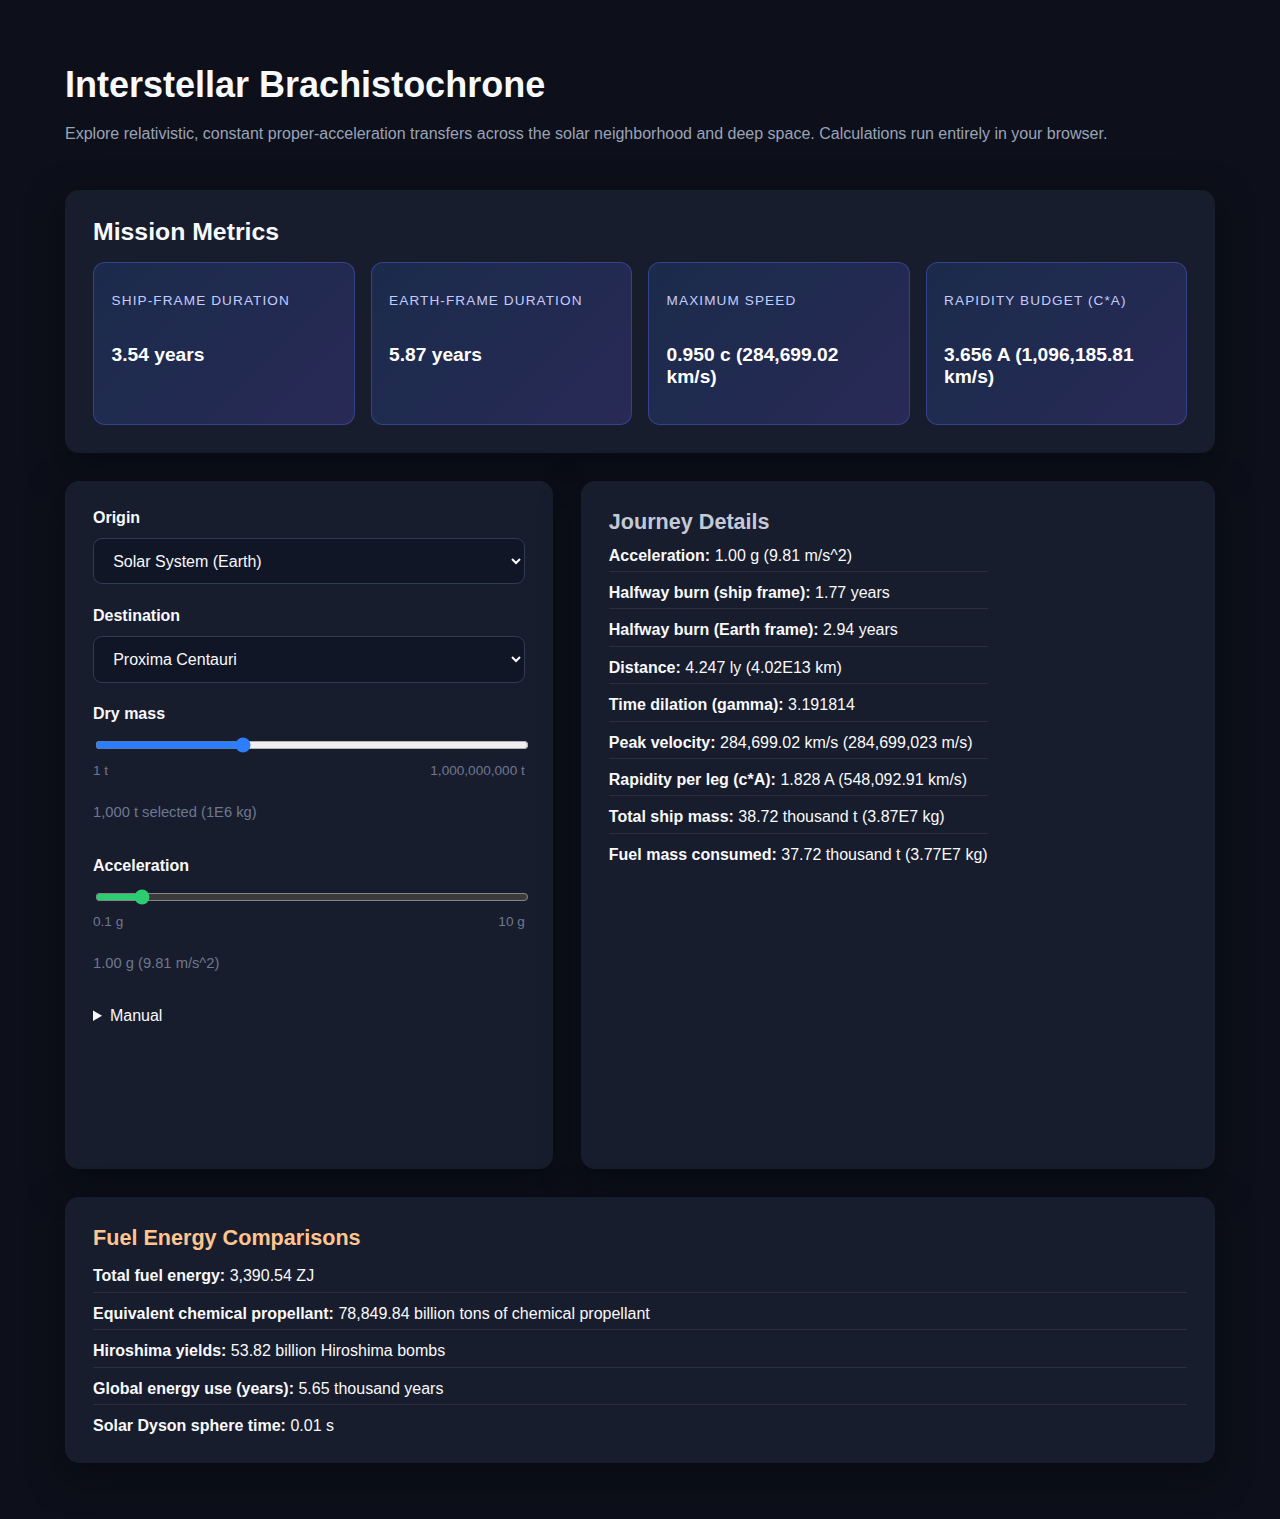
<file: index.html>
<!DOCTYPE html>
<html lang="en">
<head>
    <meta charset="UTF-8" />
    <meta http-equiv="X-UA-Compatible" content="IE=edge" />
    <meta name="viewport" content="width=device-width, initial-scale=1.0" />
    <title>Interstellar Brachistochrone Planner</title>
    <link rel="stylesheet" href="styles.css" />
</head>
<body>
    <main class="container">
        <header>
            <h1>Interstellar Brachistochrone</h1>
            <p>Explore relativistic, constant proper-acceleration transfers across the solar neighborhood and deep space. Calculations run entirely in your browser.</p>
        </header>

        <section class="card metrics-card" id="missionMetrics">
            <h2>Mission Metrics</h2>
            <div class="highlight-grid">
                <div class="highlight-block">
                    <p class="highlight-label">Ship-frame duration</p>
                    <p class="highlight-value" id="highlightShipDuration">--</p>
                </div>
                <div class="highlight-block">
                    <p class="highlight-label">Earth-frame duration</p>
                    <p class="highlight-value" id="highlightEarthDuration">--</p>
                </div>
                <div class="highlight-block">
                    <p class="highlight-label">Maximum speed</p>
                    <p class="highlight-value" id="highlightSpeed">--</p>
                </div>
                <div class="highlight-block">
                    <p class="highlight-label">Rapidity budget (c*A)</p>
                    <p class="highlight-value" id="highlightRapidity">--</p>
                </div>
            </div>
        </section>

        <section class="workspace">
            <div class="card form-card">
                <form id="trajectory-form">
                    <div class="field-group">
                        <label for="origin">Origin</label>
                        <select id="origin" name="origin" required></select>
                    </div>

                    <div class="field-group">
                        <label for="destination">Destination</label>
                        <select id="destination" name="destination" required></select>
                    </div>

                    <div class="field-group">
                        <label for="dryMassRange">Dry mass</label>
                        <div class="range-wrapper mass-range">
                            <input id="dryMassRange" class="mass-range-input" name="dryMassRange" type="range" min="0" max="9" step="1" value="3" />
                            <div class="range-labels">
                                <span>1 t</span>
                                <span>1,000,000,000 t</span>
                            </div>
                        </div>
                        <p class="hint" id="dryMassDisplay">--</p>
                    </div>

                    <div class="field-group">
                        <label for="accelerationRange">Acceleration</label>
                        <div class="range-wrapper">
                            <input id="accelerationRange" name="accelerationRange" type="range" min="0.1" max="10" step="0.1" value="1" />
                            <div class="range-labels">
                                <span>0.1 g</span>
                                <span>10 g</span>
                            </div>
                        </div>
                        <p class="hint" id="accelerationDisplay">&nbsp;</p>

                        <details class="advanced-toggle">
                            <summary>Manual</summary>
                            <div class="advanced-grid">
                                <div class="input-block">
                                    <label for="accelerationManual">Manual acceleration (m/s^2)</label>
                                    <input id="accelerationManual" name="accelerationManual" type="number" min="0.001" step="0.01" placeholder="Overrides the slider" aria-label="Manual acceleration value" />
                                </div>
                                <div class="input-block">
                                    <label for="dryMassManual">Manual dry mass (t)</label>
                                    <input id="dryMassManual" name="dryMassManual" type="number" min="0.001" step="0.001" placeholder="Overrides the slider" aria-label="Manual dry mass in tons" />
                                </div>
                                <div class="input-block">
                                    <label for="distanceOverride">Override distance (km)</label>
                                    <input id="distanceOverride" name="distanceOverride" type="number" min="1" step="1" placeholder="Optional" />
                                </div>
                                <p class="hint">Provide custom acceleration, mass, or distance values if the presets do not match your mission.</p>
                            </div>
                        </details>
                    </div>

                    <p class="form-message" id="formMessage"></p>
                    <div class="warning-area">
                        <p class="warning-text" id="accelerationWarning"></p>
                        <p class="warning-text" id="massWarning"></p>
                    </div>
                </form>
            </div>

            <div class="card journey-card" id="journeyCard">
                <h3>Journey Details</h3>
                <ul class="detail-list">
                    <li><strong>Acceleration:</strong> <span id="detailAcceleration">--</span></li>
                    <li><strong>Halfway burn (ship frame):</strong> <span id="detailHalfShip">--</span></li>
                    <li><strong>Halfway burn (Earth frame):</strong> <span id="detailHalfEarth">--</span></li>
                    <li><strong>Distance:</strong> <span id="detailDistance">--</span></li>
                    <li><strong>Time dilation (gamma):</strong> <span id="detailGamma">--</span></li>
                    <li><strong>Peak velocity:</strong> <span id="detailPeakVelocity">--</span></li>
                    <li><strong>Rapidity per leg (c*A):</strong> <span id="detailRapidityPerLeg">--</span></li>
                    <li><strong>Total ship mass:</strong> <span id="detailTotalMass">--</span></li>
                    <li><strong>Fuel mass consumed:</strong> <span id="detailFuelMass">--</span></li>
                </ul>
            </div>
        </section>

        <section class="card fuel-card" id="fuelCard">
            <h3>Fuel Energy Comparisons</h3>
            <ul class="fuel-list">
                <li><strong>Total fuel energy:</strong> <span id="fuelEnergy">--</span></li>
                <li><strong>Equivalent chemical propellant:</strong> <span id="fuelChemical">--</span></li>
                <li><strong>Hiroshima yields:</strong> <span id="fuelHiroshima">--</span></li>
                <li><strong>Global energy use (years):</strong> <span id="fuelWorld">--</span></li>
                <li><strong>Solar Dyson sphere time:</strong> <span id="fuelDyson">--</span></li>
            </ul>
        </section>
    </main>

    <script src="script.js"></script>
</body>
</html>
</file>
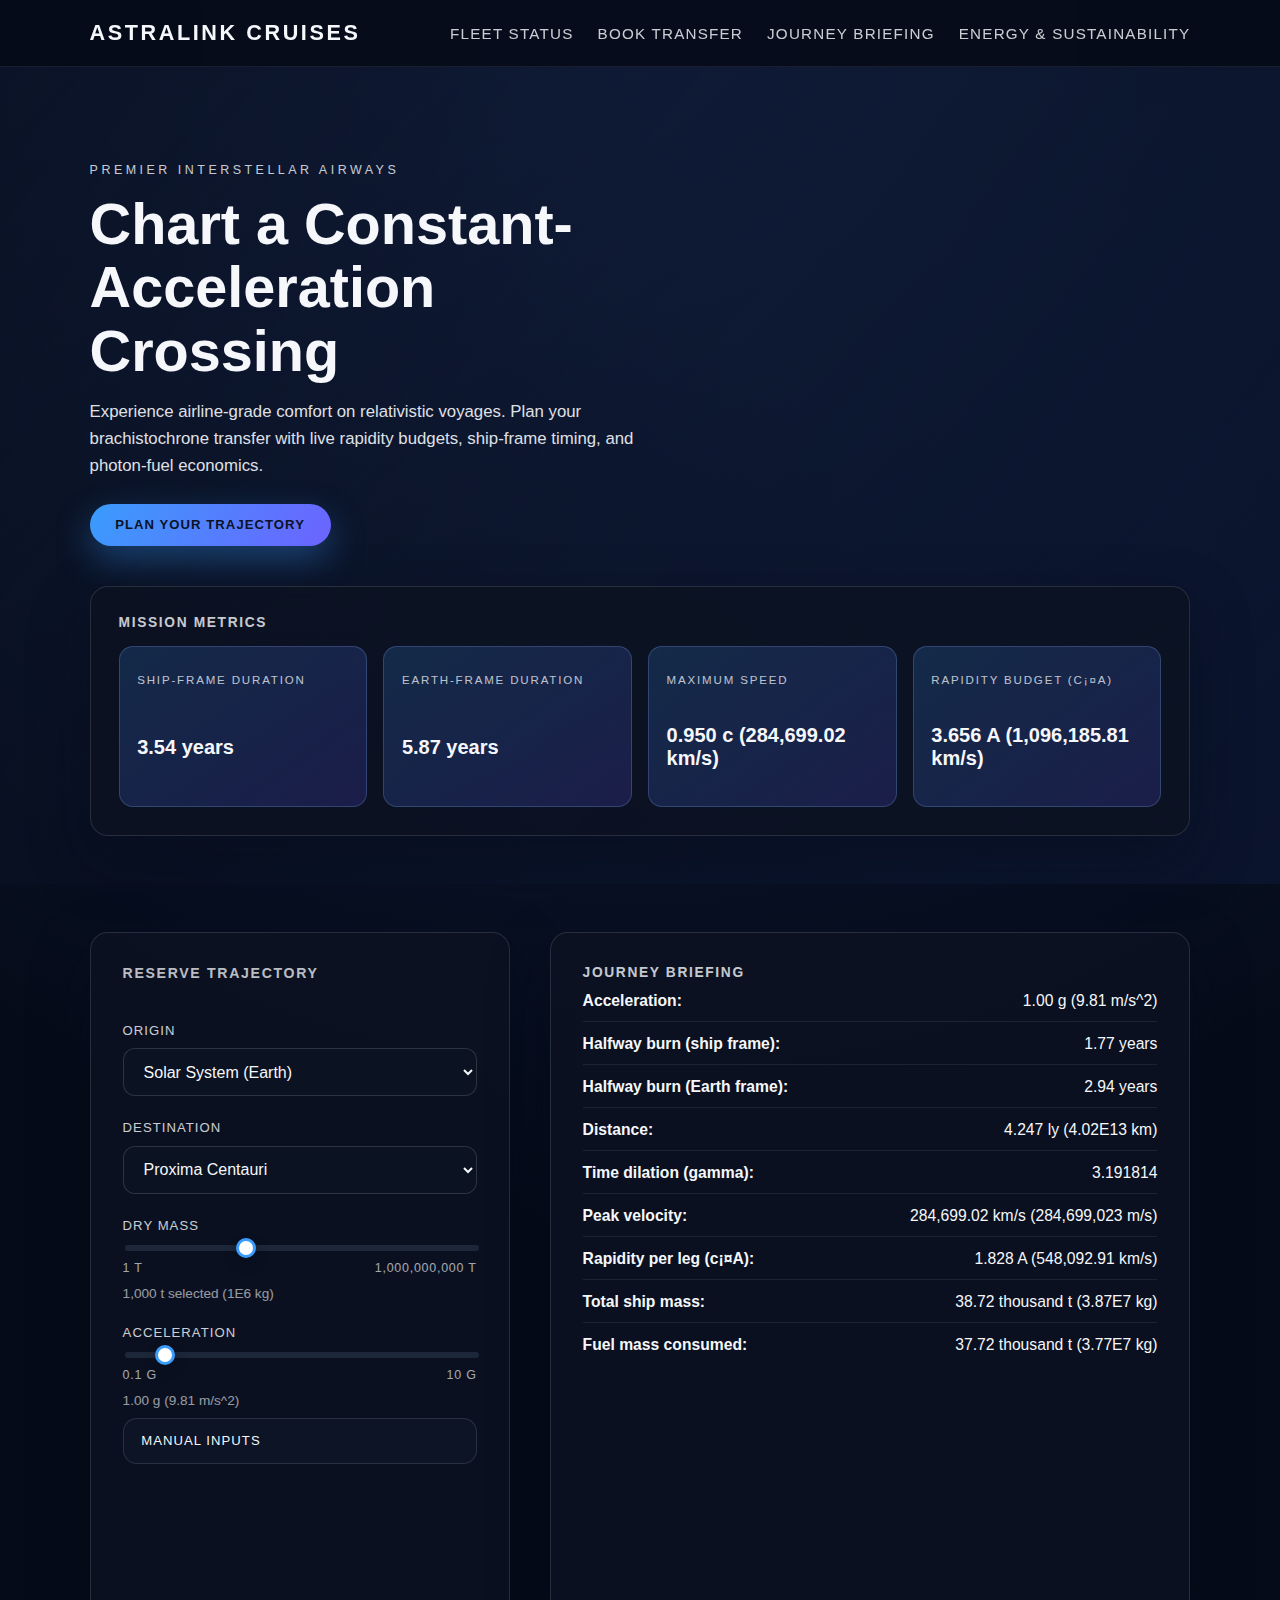
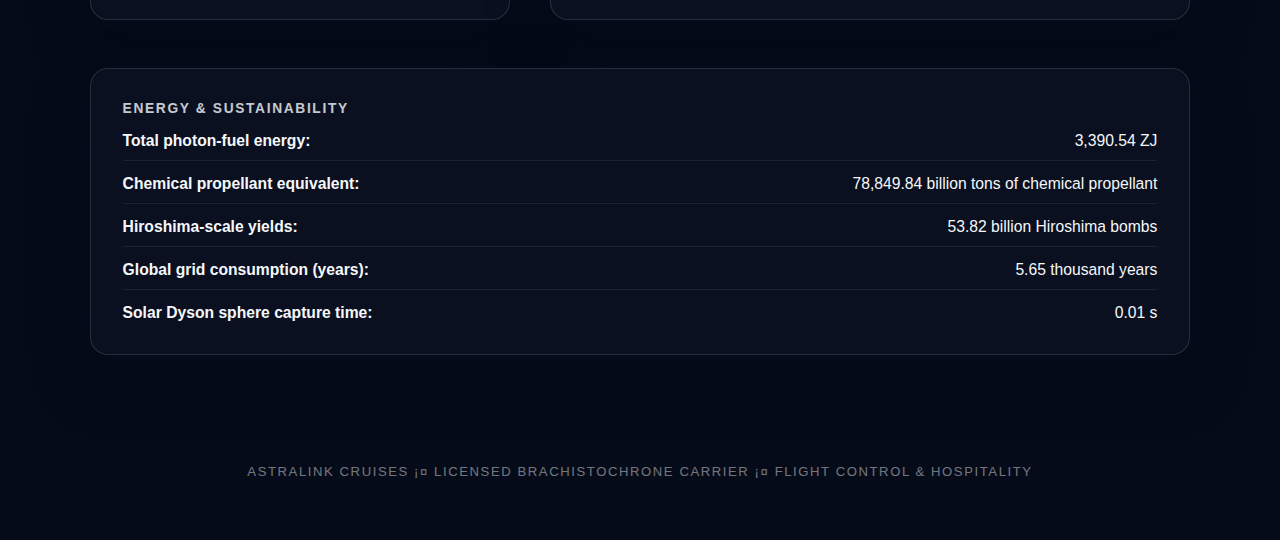
<file: docs/index.html>
<!DOCTYPE html>
<html lang="en">
<head>
    <meta charset="UTF-8" />
    <meta http-equiv="X-UA-Compatible" content="IE=edge" />
    <meta name="viewport" content="width=device-width, initial-scale=1.0" />
    <title>Interstellar Brachistochrone Planner</title>
    <link rel="stylesheet" href="styles.css" />
</head>
<body>
    <header class="site-header">
        <div class="logo">AstraLink Cruises</div>
        <nav class="main-nav">
            <a href="#missionMetrics">Fleet Status</a>
            <a href="#trajectory-form">Book Transfer</a>
            <a href="#journeyCard">Journey Briefing</a>
            <a href="#fuelCard">Energy & Sustainability</a>
        </nav>
    </header>

    <main class="page">
        <section class="hero">
            <div class="hero-overlay">
                <div class="hero-copy">
                    <p class="eyebrow">Premier Interstellar Airways</p>
                    <h1>Chart a Constant-Acceleration Crossing</h1>
                    <p class="lede">Experience airline-grade comfort on relativistic voyages. Plan your brachistochrone transfer with live rapidity budgets, ship-frame timing, and photon-fuel economics.</p>
                    <a class="cta" href="#trajectory-form">Plan Your Trajectory</a>
                </div>
                <section class="card metrics-card" id="missionMetrics">
                    <h2>Mission Metrics</h2>
                    <div class="highlight-grid">
                        <div class="highlight-block">
                            <p class="highlight-label">Ship-frame duration</p>
                            <p class="highlight-value" id="highlightShipDuration">--</p>
                        </div>
                        <div class="highlight-block">
                            <p class="highlight-label">Earth-frame duration</p>
                            <p class="highlight-value" id="highlightEarthDuration">--</p>
                        </div>
                        <div class="highlight-block">
                            <p class="highlight-label">Maximum speed</p>
                            <p class="highlight-value" id="highlightSpeed">--</p>
                        </div>
                        <div class="highlight-block">
                            <p class="highlight-label">Rapidity budget (c¡¤A)</p>
                            <p class="highlight-value" id="highlightRapidity">--</p>
                        </div>
                    </div>
                </section>
            </div>
        </section>

        <section class="booking-grid">
            <div class="card booking-card">
                <h2 class="booking-title">Reserve Trajectory</h2>
                <form id="trajectory-form">
                    <div class="field-group">
                        <label for="origin">Origin</label>
                        <select id="origin" name="origin" required></select>
                    </div>

                    <div class="field-group">
                        <label for="destination">Destination</label>
                        <select id="destination" name="destination" required></select>
                    </div>

                    <div class="field-group">
                        <label for="dryMassRange">Dry mass</label>
                        <div class="range-wrapper mass-range">
                            <input id="dryMassRange" class="mass-range-input" name="dryMassRange" type="range" min="0" max="9" step="1" value="3" />
                            <div class="range-labels">
                                <span>1 t</span>
                                <span>1,000,000,000 t</span>
                            </div>
                        </div>
                        <p class="hint" id="dryMassDisplay">--</p>
                    </div>

                    <div class="field-group">
                        <label for="accelerationRange">Acceleration</label>
                        <div class="range-wrapper">
                            <input id="accelerationRange" name="accelerationRange" type="range" min="0.1" max="10" step="0.1" value="1" />
                            <div class="range-labels">
                                <span>0.1 g</span>
                                <span>10 g</span>
                            </div>
                        </div>
                        <p class="hint" id="accelerationDisplay">&nbsp;</p>

                        <details class="advanced-toggle">
                            <summary>Manual Inputs</summary>
                            <div class="advanced-grid">
                                <div class="input-block">
                                    <label for="accelerationManual">Manual acceleration (m/s^2)</label>
                                    <input id="accelerationManual" name="accelerationManual" type="number" min="0.001" step="0.01" placeholder="Overrides slider" aria-label="Manual acceleration value" />
                                </div>
                                <div class="input-block">
                                    <label for="dryMassManual">Manual dry mass (t)</label>
                                    <input id="dryMassManual" name="dryMassManual" type="number" min="0.001" step="0.001" placeholder="Overrides slider" aria-label="Manual dry mass in tons" />
                                </div>
                                <div class="input-block">
                                    <label for="distanceOverride">Override distance (km)</label>
                                    <input id="distanceOverride" name="distanceOverride" type="number" min="1" step="1" placeholder="Optional custom distance" />
                                </div>
                                <p class="hint">Customise thrust, mass, or cruise distance for bespoke itineraries.</p>
                            </div>
                        </details>
                    </div>

                    <p class="form-message" id="formMessage"></p>
                    <div class="warning-area">
                        <p class="warning-text" id="accelerationWarning"></p>
                        <p class="warning-text" id="massWarning"></p>
                    </div>
                </form>
            </div>

            <div class="card journey-card" id="journeyCard">
                <h3>Journey Briefing</h3>
                <ul class="detail-list">
                    <li><strong>Acceleration:</strong> <span id="detailAcceleration">--</span></li>
                    <li><strong>Halfway burn (ship frame):</strong> <span id="detailHalfShip">--</span></li>
                    <li><strong>Halfway burn (Earth frame):</strong> <span id="detailHalfEarth">--</span></li>
                    <li><strong>Distance:</strong> <span id="detailDistance">--</span></li>
                    <li><strong>Time dilation (gamma):</strong> <span id="detailGamma">--</span></li>
                    <li><strong>Peak velocity:</strong> <span id="detailPeakVelocity">--</span></li>
                    <li><strong>Rapidity per leg (c¡¤A):</strong> <span id="detailRapidityPerLeg">--</span></li>
                    <li><strong>Total ship mass:</strong> <span id="detailTotalMass">--</span></li>
                    <li><strong>Fuel mass consumed:</strong> <span id="detailFuelMass">--</span></li>
                </ul>
            </div>
        </section>

        <section class="card fuel-card" id="fuelCard">
            <h3>Energy & Sustainability</h3>
            <ul class="fuel-list">
                <li><strong>Total photon-fuel energy:</strong> <span id="fuelEnergy">--</span></li>
                <li><strong>Chemical propellant equivalent:</strong> <span id="fuelChemical">--</span></li>
                <li><strong>Hiroshima-scale yields:</strong> <span id="fuelHiroshima">--</span></li>
                <li><strong>Global grid consumption (years):</strong> <span id="fuelWorld">--</span></li>
                <li><strong>Solar Dyson sphere capture time:</strong> <span id="fuelDyson">--</span></li>
            </ul>
        </section>
    </main>

    <footer class="site-footer">
        <p>AstraLink Cruises ¡¤ Licensed Brachistochrone Carrier ¡¤ Flight Control & Hospitality</p>
    </footer>

    <script src="script.js"></script>
</body>
</html>
</file>
<file: styles.css>
:root {
    font-family: "Segoe UI", Tahoma, Geneva, Verdana, sans-serif;
    color: #f8f9fc;
    background-color: #0d101a;
    --slider-accent: #2c7efc;
}

body {
    margin: 0;
    padding: 0;
}

.container {
    max-width: 1150px;
    margin: 0 auto;
    padding: 2.5rem 1.75rem 3.5rem;
    display: grid;
    gap: 1.75rem;
}

header h1 {
    margin-bottom: 0.3rem;
    font-size: 2.25rem;
}

header p {
    color: #9aa3b7;
    line-height: 1.5;
}

.card {
    background: #181d2d;
    border-radius: 14px;
    padding: 1.75rem;
    box-shadow: 0 12px 36px rgba(4, 6, 11, 0.5);
}

.metrics-card h2 {
    margin: 0 0 1rem;
    font-size: 1.55rem;
}

.highlight-grid {
    display: grid;
    gap: 1rem;
    grid-template-columns: repeat(auto-fit, minmax(200px, 1fr));
}

.highlight-block {
    background: linear-gradient(135deg, rgba(44, 126, 252, 0.15), rgba(109, 93, 252, 0.2));
    border: 1px solid rgba(86, 115, 255, 0.35);
    border-radius: 12px;
    padding: 1rem 1.1rem;
    display: flex;
    flex-direction: column;
    gap: 0.25rem;
}

.highlight-label {
    font-size: 0.85rem;
    text-transform: uppercase;
    letter-spacing: 0.08em;
    color: #c4cbff;
}

.highlight-value {
    font-size: 1.2rem;
    font-weight: 600;
    color: #ffffff;
}

.workspace {
    display: grid;
    gap: 1.75rem;
    grid-template-columns: repeat(auto-fit, minmax(320px, 1fr));
    align-items: stretch;
}

.form-card {
    display: grid;
    gap: 1.4rem;
}

form {
    display: grid;
    gap: 1.4rem;
}

.field-group {
    display: flex;
    flex-direction: column;
    gap: 0.7rem;
}

label {
    font-weight: 600;
}

input,
select {
    padding: 0.8rem 0.95rem;
    border-radius: 9px;
    border: 1px solid #303b52;
    background: #111627;
    color: inherit;
    font-size: 1rem;
}

input[type="range"] {
    width: 100%;
    padding: 0;
    background: transparent;
    accent-color: var(--slider-accent);
}

.range-wrapper {
    display: flex;
    flex-direction: column;
    gap: 0.4rem;
}

.range-labels {
    display: flex;
    justify-content: space-between;
    font-size: 0.85rem;
    color: #6e7890;
}

.advanced-toggle {
    margin-top: 0.6rem;
}

.advanced-grid {
    display: grid;
    gap: 1rem;
    margin-top: 0.9rem;
}

.input-block {
    display: flex;
    flex-direction: column;
    gap: 0.45rem;
}


.detail-list,
.fuel-list {
    list-style: none;
    padding: 0;
    margin: 0;
    display: grid;
    gap: 0.75rem;
}

.detail-list li,
.fuel-list li {
    padding-bottom: 0.4rem;
    border-bottom: 1px solid rgba(255, 255, 255, 0.08);
}

.detail-list li:last-child,
.fuel-list li:last-child {
    border-bottom: none;
    padding-bottom: 0;
}

.hint {
    color: #6e7890;
    font-size: 0.92rem;
}

.hint.warning {
    font-weight: 600;
}

.mass-range .range-labels {
    justify-content: space-between;
}

.form-message {
    min-height: 1.3rem;
    margin: 0;
    font-size: 0.95rem;
    color: #9aa3b7;
}

.form-message.error {
    color: #ff7676;
    font-weight: 600;
}

.journey-card {
    display: flex;
    flex-direction: column;
    align-items: flex-start;
    gap: 0.75rem;
}

.journey-card h3 {
    margin: 0;
    font-size: 1.35rem;
    color: #c4c9d8;
}

.fuel-card h3 {
    margin: 0 0 1rem;
    font-size: 1.35rem;
    color: #ffc58f;
}

@media (min-width: 560px) {
    .advanced-grid {
        grid-template-columns: repeat(2, minmax(0, 1fr));
    }
}

@media (min-width: 720px) {
    .highlight-grid {
        grid-template-columns: repeat(2, minmax(0, 1fr));
    }
}

@media (min-width: 1024px) {
    .highlight-grid {
        grid-template-columns: repeat(4, minmax(0, 1fr));
    }
}

@media (min-width: 900px) {
    .workspace {
        grid-template-columns: minmax(340px, 1fr) minmax(400px, 1.3fr);
    }
}

@media (max-width: 720px) {
    .container {
        padding: 2rem 1.5rem 3rem;
        gap: 1.5rem;
    }

    header h1 {
        font-size: 2rem;
    }
}

.mass-range-input {
    accent-color: #3a9cfc;
}

.warning-area {
    min-height: 3.2rem;
    display: grid;
    gap: 0.4rem;
}

.warning-text {
    min-height: 1.4rem;
    font-size: 0.9rem;
    font-weight: 600;
    color: #f1a355;
    margin: 0;
}

.warning-text.error {
    color: #ff7676;
}
</file>
<file: docs/styles.css>
:root {
    font-family: "Segoe UI", "Helvetica Neue", Arial, sans-serif;
    color: #f5f7fb;
    background-color: #050b18;
    --accent-primary: #3a9cfc;
    --accent-secondary: #6c63ff;
    --accent-warn: #f9a826;
    --accent-danger: #ff5d5d;
    --panel-bg: rgba(12, 18, 33, 0.85);
    --border-soft: rgba(255, 255, 255, 0.12);
}

* {
    box-sizing: border-box;
}

body {
    margin: 0;
    min-height: 100vh;
    background: radial-gradient(circle at top, #122042 0%, #050b18 55%);
    color: inherit;
}

a {
    color: inherit;
    text-decoration: none;
}

a:hover,
a:focus {
    color: var(--accent-primary);
}

.site-header {
    position: sticky;
    top: 0;
    z-index: 10;
    display: flex;
    justify-content: space-between;
    align-items: center;
    padding: 1.25rem 7vw;
    background: rgba(5, 11, 24, 0.92);
    backdrop-filter: blur(14px);
    border-bottom: 1px solid rgba(255, 255, 255, 0.08);
}

.logo {
    font-size: 1.35rem;
    font-weight: 600;
    letter-spacing: 0.12em;
    text-transform: uppercase;
}

.main-nav {
    display: flex;
    gap: 1.5rem;
    font-size: 0.95rem;
    letter-spacing: 0.08em;
    text-transform: uppercase;
}

.main-nav a {
    opacity: 0.82;
    transition: opacity 0.2s ease, color 0.2s ease;
}

.main-nav a:hover,
.main-nav a:focus {
    opacity: 1;
    color: var(--accent-primary);
}

.page {
    display: grid;
    gap: 3rem;
}

.hero {
    position: relative;
    padding: 6rem 7vw 3rem;
    background: linear-gradient(130deg, rgba(11, 19, 38, 0.7) 0%, rgba(11, 19, 38, 0.3) 45%, rgba(14, 26, 60, 0.5) 100%),
        url('https://images.unsplash.com/photo-1446776811953-b23d57bd21aa?auto=format&fit=crop&w=1600&q=80') center/cover;
    color: #f5f7fb;
}

.hero-overlay {
    max-width: 1120px;
    margin: 0 auto;
    display: grid;
    gap: 2.5rem;
}

.hero-copy {
    max-width: 560px;
    display: grid;
    gap: 1rem;
}

.eyebrow {
    margin: 0;
    letter-spacing: 0.28em;
    text-transform: uppercase;
    font-size: 0.78rem;
    opacity: 0.8;
}

.hero h1 {
    margin: 0;
    font-size: clamp(2.5rem, 4vw + 1.2rem, 3.6rem);
    line-height: 1.1;
    font-weight: 600;
}

.lede {
    margin: 0;
    font-size: 1.05rem;
    line-height: 1.6;
    opacity: 0.9;
}

.cta {
    display: inline-block;
    width: fit-content;
    margin-top: 0.5rem;
    padding: 0.85rem 1.6rem;
    border-radius: 999px;
    background: linear-gradient(120deg, var(--accent-primary), var(--accent-secondary));
    color: #0b1224;
    font-weight: 600;
    letter-spacing: 0.08em;
    text-transform: uppercase;
    font-size: 0.82rem;
    box-shadow: 0 14px 35px rgba(58, 156, 252, 0.35);
    transition: transform 0.2s ease, box-shadow 0.2s ease;
}

.cta:hover,
.cta:focus {
    transform: translateY(-2px);
    box-shadow: 0 16px 40px rgba(58, 156, 252, 0.45);
}

.card {
    background: var(--panel-bg);
    border-radius: 18px;
    border: 1px solid var(--border-soft);
    box-shadow: 0 24px 60px rgba(5, 12, 26, 0.45);
}

.metrics-card {
    padding: 1.75rem;
}

.metrics-card h2,
.booking-title,
.fuel-card h3 {
    margin: 0 0 1rem;
    letter-spacing: 0.12em;
    text-transform: uppercase;
    font-size: 0.86rem;
    opacity: 0.8;
}

.highlight-grid {
    display: grid;
    gap: 1rem;
    grid-template-columns: repeat(4, minmax(0, 1fr));
}

.highlight-block {
    padding: 1rem 1.1rem;
    border-radius: 14px;
    background: linear-gradient(145deg, rgba(58, 156, 252, 0.18), rgba(97, 89, 255, 0.18));
    border: 1px solid rgba(148, 174, 255, 0.24);
    display: grid;
    gap: 0.4rem;
}

.highlight-label {
    font-size: 0.72rem;
    letter-spacing: 0.16em;
    text-transform: uppercase;
    opacity: 0.75;
}

.highlight-value {
    font-size: 1.25rem;
    font-weight: 600;
}

.booking-grid {
    display: grid;
    grid-template-columns: minmax(320px, 420px) minmax(360px, 1fr);
    gap: 2.5rem;
    padding: 0 7vw;
}

.booking-card {
    padding: 2rem;
    display: grid;
    gap: 1.6rem;
}

.booking-title {
    font-size: 0.88rem;
    opacity: 0.75;
}

form {
    display: grid;
    gap: 1.5rem;
}

.field-group {
    display: grid;
    gap: 0.65rem;
}

label {
    font-size: 0.82rem;
    letter-spacing: 0.08em;
    text-transform: uppercase;
    opacity: 0.82;
}

select,
input[type="number"] {
    font-size: 1rem;
    padding: 0.85rem 1rem;
    border-radius: 12px;
    border: 1px solid rgba(255, 255, 255, 0.14);
    background: rgba(12, 19, 34, 0.85);
    color: inherit;
    outline: none;
    transition: border-color 0.2s ease, box-shadow 0.2s ease;
}

select:focus,
input[type="number"]:focus {
    border-color: var(--accent-primary);
    box-shadow: 0 0 0 3px rgba(58, 156, 252, 0.18);
}

.range-wrapper {
    display: grid;
    gap: 0.5rem;
}

input[type="range"] {
    width: 100%;
    appearance: none;
    height: 6px;
    border-radius: 999px;
    background: linear-gradient(90deg, #1d273a, #1d273a);
    position: relative;
}

input[type="range"]::-webkit-slider-thumb {
    appearance: none;
    width: 20px;
    height: 20px;
    border-radius: 50%;
    background: #ffffff;
    border: 3px solid var(--accent-primary);
    box-shadow: 0 6px 12px rgba(5, 12, 26, 0.4);
    transition: transform 0.2s ease;
}

input[type="range"]:active::-webkit-slider-thumb {
    transform: scale(1.1);
}

input[type="range"]::-moz-range-thumb {
    width: 20px;
    height: 20px;
    border-radius: 50%;
    background: #ffffff;
    border: 3px solid var(--accent-primary);
    box-shadow: 0 6px 12px rgba(5, 12, 26, 0.4);
    transition: transform 0.2s ease;
}

input[type="range"]::-moz-range-progress {
    background: var(--accent-primary);
}

.mass-range-input {
    accent-color: var(--accent-primary);
}

.range-labels {
    display: flex;
    justify-content: space-between;
    font-size: 0.78rem;
    opacity: 0.65;
    letter-spacing: 0.06em;
    text-transform: uppercase;
}

.advanced-toggle {
    background: rgba(14, 22, 40, 0.75);
    border-radius: 14px;
    border: 1px solid rgba(255, 255, 255, 0.12);
}

.advanced-toggle summary {
    cursor: pointer;
    font-size: 0.82rem;
    letter-spacing: 0.08em;
    text-transform: uppercase;
    padding: 0.9rem 1.1rem;
    list-style: none;
}

.advanced-toggle summary::-webkit-details-marker {
    display: none;
}

.advanced-toggle[open] summary {
    border-bottom: 1px solid rgba(255, 255, 255, 0.08);
}

.advanced-grid {
    padding: 1.1rem;
    display: grid;
    gap: 1rem;
}

.input-block {
    display: grid;
    gap: 0.5rem;
}

.hint {
    margin: 0;
    font-size: 0.85rem;
    opacity: 0.6;
}

.warning-area {
    min-height: 3.4rem;
    display: grid;
    gap: 0.45rem;
}

.warning-text {
    min-height: 1.45rem;
    margin: 0;
    font-size: 0.92rem;
    font-weight: 600;
    color: var(--accent-warn);
}

.warning-text.error {
    color: var(--accent-danger);
}

.form-message {
    min-height: 1.3rem;
    margin: 0;
    font-size: 0.95rem;
    color: rgba(245, 247, 251, 0.72);
}

.form-message.error {
    color: var(--accent-danger);
    font-weight: 600;
}

.journey-card {
    padding: 2rem;
    display: flex;
    flex-direction: column;
    align-items: flex-start;
    gap: 0.75rem;
}

.journey-card h3 {
    margin: 0;
    letter-spacing: 0.12em;
    text-transform: uppercase;
    font-size: 0.86rem;
    opacity: 0.8;
}

.detail-list,
.fuel-list {
    list-style: none;
    padding: 0;
    margin: 0;
    width: 100%;
    display: grid;
    gap: 0.85rem;
}

.detail-list li,
.fuel-list li {
    display: flex;
    justify-content: space-between;
    gap: 1rem;
    font-size: 0.98rem;
    border-bottom: 1px solid rgba(255, 255, 255, 0.08);
    padding-bottom: 0.65rem;
}

.detail-list li:last-child,
.fuel-list li:last-child {
    border-bottom: none;
    padding-bottom: 0;
}

.fuel-card {
    margin: 0 7vw 4rem;
    padding: 2rem;
}

.fuel-card h3 {
    letter-spacing: 0.12em;
    text-transform: uppercase;
    font-size: 0.86rem;
    opacity: 0.8;
}

.site-footer {
    text-align: center;
    padding: 2rem 1rem 3rem;
    font-size: 0.82rem;
    letter-spacing: 0.12em;
    text-transform: uppercase;
    opacity: 0.45;
}

@media (max-width: 1024px) {
    .highlight-grid {
        grid-template-columns: repeat(2, minmax(0, 1fr));
    }

    .booking-grid {
        grid-template-columns: 1fr;
    }

    .hero {
        padding: 5rem 6vw 2.5rem;
    }
}

@media (max-width: 720px) {
    .site-header {
        flex-direction: column;
        gap: 1rem;
        padding: 1rem 6vw;
    }

    .main-nav {
        flex-wrap: wrap;
        justify-content: center;
        gap: 1rem;
    }

    .hero {
        padding: 4.5rem 6vw 2rem;
    }

    .highlight-grid {
        grid-template-columns: 1fr 1fr;
    }

    .booking-grid {
        padding: 0 6vw;
    }

    .fuel-card {
        margin: 0 6vw 3rem;
    }
}

@media (max-width: 540px) {
    .highlight-grid {
        grid-template-columns: 1fr;
    }

    .detail-list li,
    .fuel-list li {
        flex-direction: column;
        align-items: flex-start;
    }
}
</file>
